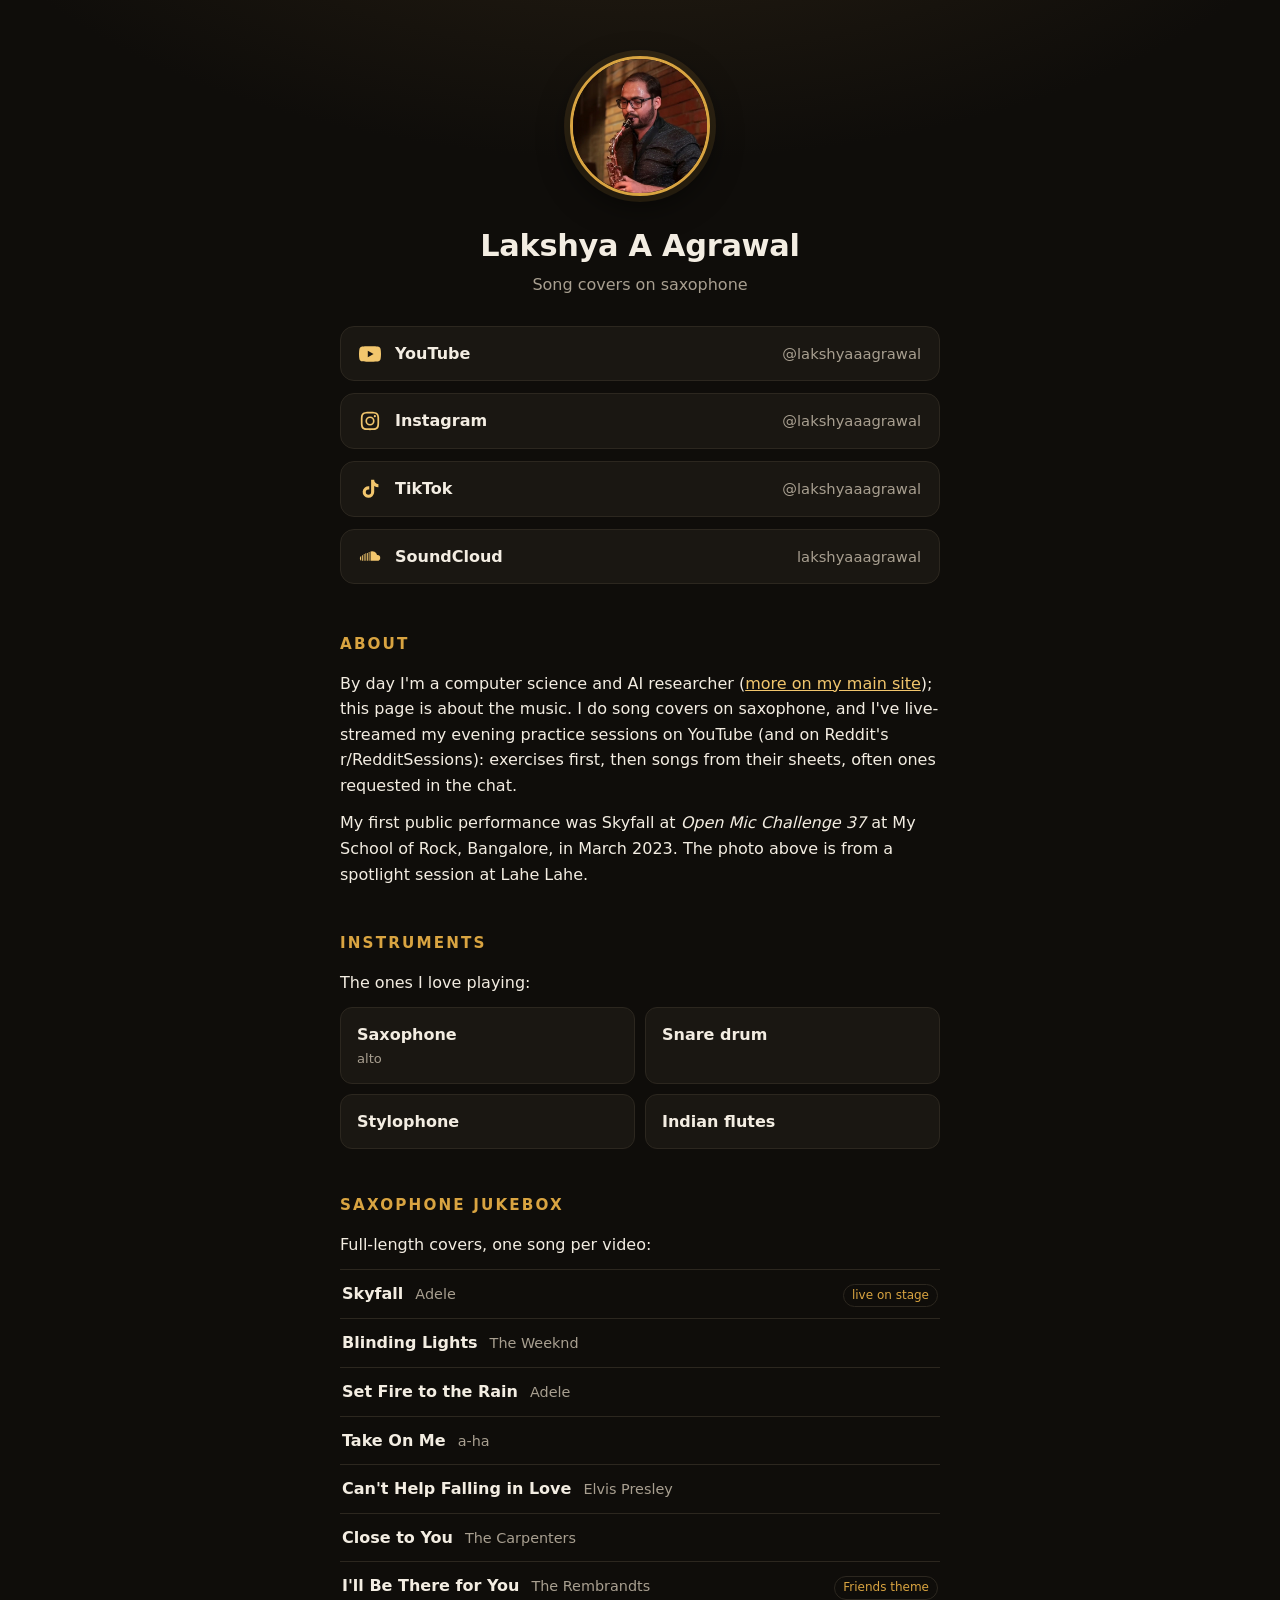
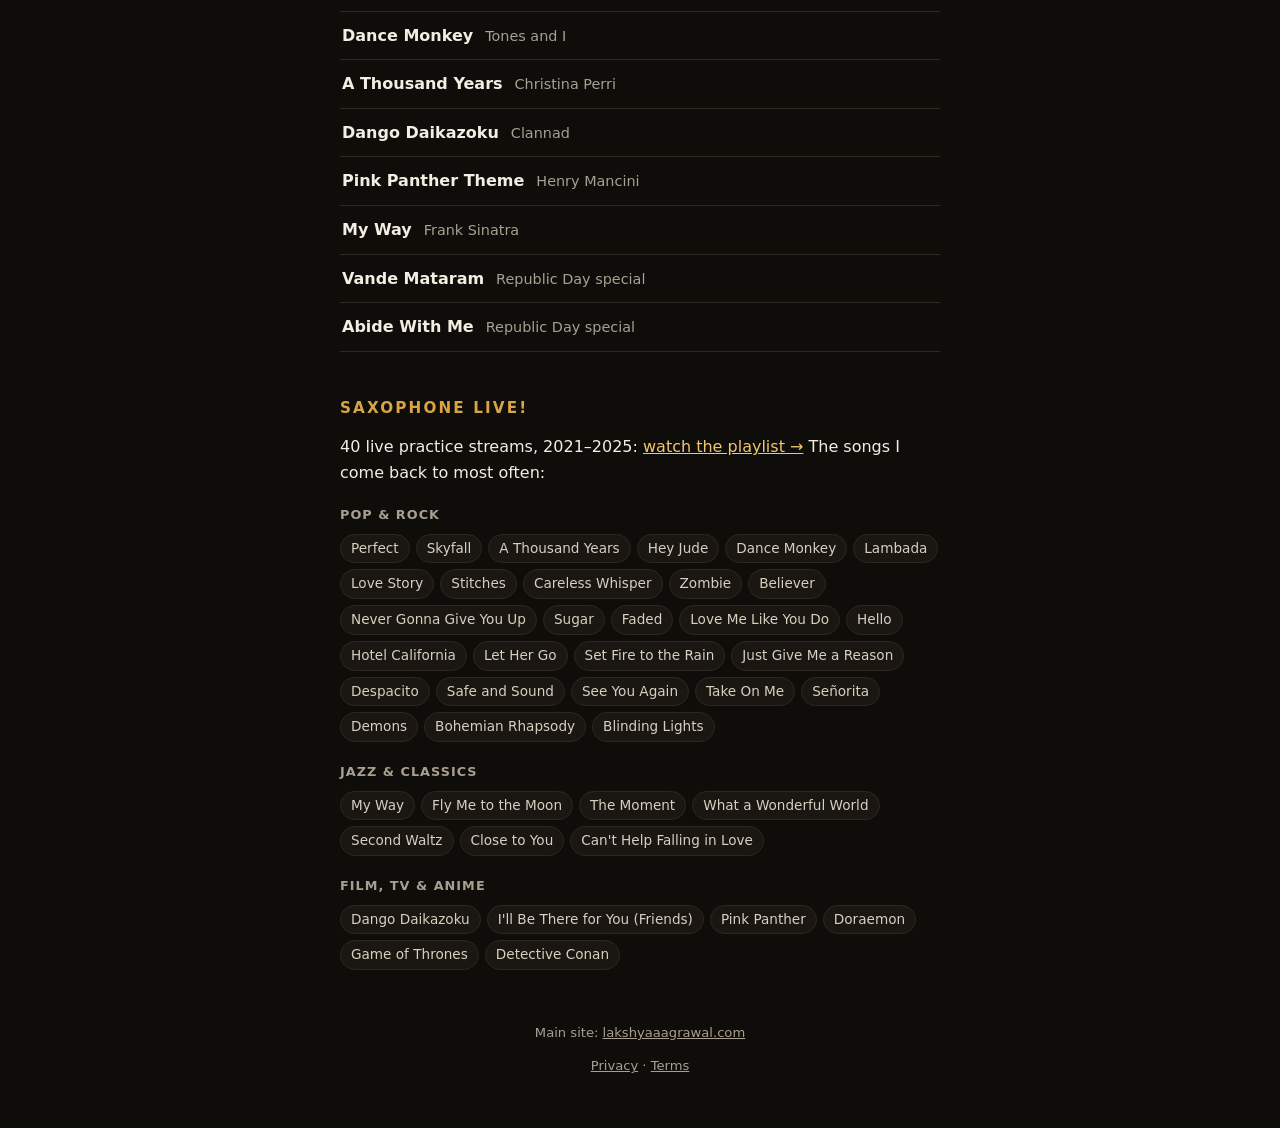
<file: music/index.html>
<!doctype html>
<html lang="en">
<head>
<meta charset="utf-8">
<meta name="viewport" content="width=device-width, initial-scale=1">
<title>Lakshya A Agrawal · Music</title>
<meta name="description" content="Song covers on saxophone by Lakshya A Agrawal: covers, live practice streams and open-mic performances.">
<meta property="og:title" content="Lakshya A Agrawal · Music">
<meta property="og:description" content="Song covers on saxophone: covers, live practice streams and open-mic performances.">
<meta property="og:image" content="https://lakshyaaagrawal.com/music/img/og.jpg">
<meta property="og:url" content="https://lakshyaaagrawal.com/music/">
<meta name="twitter:card" content="summary_large_image">
<link rel="icon" href="img/avatar.jpg">
<link rel="canonical" href="https://lakshyaaagrawal.com/music/">
<style>
  :root {
    --bg: #0f0d0a; --card: #1a1712; --line: #2c271f; --text: #f3ede2; --muted: #a89f90;
    --brass: #d9a441; --brass-2: #f2c66d;
  }
  * { box-sizing: border-box; }
  html { -webkit-text-size-adjust: 100%; }
  body {
    margin: 0; background: radial-gradient(1200px 600px at 50% -200px, #2a2114 0%, var(--bg) 60%);
    color: var(--text); font: 16px/1.6 system-ui, -apple-system, "Segoe UI", Roboto, sans-serif; min-height: 100vh;
  }
  main { max-width: 640px; margin: 0 auto; padding: 56px 20px 40px; }
  a { color: var(--brass-2); }
  header { text-align: center; }
  .avatar {
    width: 140px; height: 140px; border-radius: 50%; object-fit: cover; object-position: 50% 35%;
    border: 3px solid var(--brass); box-shadow: 0 0 0 6px rgba(217,164,65,.12), 0 10px 30px rgba(0,0,0,.5);
  }
  h1 { font-size: 1.9rem; margin: 18px 0 2px; letter-spacing: -.01em; }
  .tagline { color: var(--muted); margin: 0 0 28px; }

  .links { display: grid; gap: 12px; margin-bottom: 48px; }
  .links a {
    display: flex; align-items: center; gap: 14px; padding: 14px 18px; border-radius: 14px;
    background: var(--card); border: 1px solid var(--line); color: var(--text); text-decoration: none;
    font-weight: 600; transition: transform .12s ease, border-color .12s ease, background .12s ease;
  }
  .links a:hover, .links a:focus-visible { transform: translateY(-2px); border-color: var(--brass); background: #211c15; outline: none; }
  .links svg { width: 22px; height: 22px; flex: none; fill: var(--brass-2); }
  .links .handle { margin-left: auto; color: var(--muted); font-weight: 400; font-size: .92rem; }

  section { margin-bottom: 44px; }
  h2 { font-size: .95rem; text-transform: uppercase; letter-spacing: .14em; color: var(--brass); margin: 0 0 14px; }
  h3 { font-size: .8rem; color: var(--muted); font-weight: 600; margin: 20px 0 8px; text-transform: uppercase; letter-spacing: .08em; }
  p { margin: 0 0 12px; }

  .instruments { display: grid; grid-template-columns: repeat(2, 1fr); gap: 10px; }
  .instruments div { padding: 14px 16px; border-radius: 12px; background: var(--card); border: 1px solid var(--line); font-weight: 600; }
  .instruments small { display: block; color: var(--muted); font-weight: 400; font-size: .82rem; }

  .covers { list-style: none; padding: 0; margin: 0; border-top: 1px solid var(--line); }
  .covers li { border-bottom: 1px solid var(--line); }
  .covers a { display: flex; gap: 12px; align-items: baseline; padding: 11px 2px; color: var(--text); text-decoration: none; }
  .covers a:hover .song, .covers a:focus-visible .song { color: var(--brass-2); }
  .covers .song { font-weight: 600; }
  .covers .artist { color: var(--muted); font-size: .9rem; }
  .covers .tag { margin-left: auto; font-size: .75rem; color: var(--brass); border: 1px solid var(--line); border-radius: 999px; padding: 1px 8px; white-space: nowrap; }

  .chips { display: flex; flex-wrap: wrap; gap: 6px; }
  .chips span { font-size: .85rem; padding: 3px 10px; border-radius: 999px; background: var(--card); border: 1px solid var(--line); color: #d8cfc0; }

  footer { text-align: center; color: var(--muted); font-size: .82rem; margin-top: 52px; }
  footer a { color: var(--muted); }
  @media (max-width: 420px) { h1 { font-size: 1.6rem; } .covers .tag { display: none; } }
  @media (prefers-reduced-motion: reduce) { * { transition: none !important; } }
</style>
</head>
<body>
<main>
  <header>
    <img class="avatar" src="img/avatar.jpg" alt="Lakshya playing alto saxophone at a spotlight session" width="140" height="140">
    <h1>Lakshya A Agrawal</h1>
    <p class="tagline">Song covers on saxophone</p>
  </header>

  <nav class="links" aria-label="Music profiles">
    <a href="https://www.youtube.com/@lakshyaaagrawal" rel="me">
      <svg viewBox="0 0 24 24" aria-hidden="true"><path d="M23.5 6.2a3 3 0 0 0-2.1-2.1C19.5 3.6 12 3.6 12 3.6s-7.5 0-9.4.5A3 3 0 0 0 .5 6.2 31 31 0 0 0 0 12a31 31 0 0 0 .5 5.8 3 3 0 0 0 2.1 2.1c1.9.5 9.4.5 9.4.5s7.5 0 9.4-.5a3 3 0 0 0 2.1-2.1A31 31 0 0 0 24 12a31 31 0 0 0-.5-5.8zM9.6 15.6V8.4l6.3 3.6-6.3 3.6z"/></svg>
      YouTube <span class="handle">@lakshyaaagrawal</span>
    </a>
    <a href="https://www.instagram.com/lakshyaaagrawal/" rel="me">
      <svg viewBox="0 0 24 24" aria-hidden="true"><path d="M12 7a5 5 0 1 0 0 10 5 5 0 0 0 0-10zm0 8.2a3.2 3.2 0 1 1 0-6.4 3.2 3.2 0 0 1 0 6.4zM17.3 5.5a1.2 1.2 0 1 0 0 2.4 1.2 1.2 0 0 0 0-2.4zM12 2c-2.7 0-3.1 0-4.1.1-4.4.2-5.6 2.6-5.8 5.8C2 8.9 2 9.3 2 12s0 3.1.1 4.1c.2 3.2 1.4 5.6 5.8 5.8 1 .1 1.4.1 4.1.1s3.1 0 4.1-.1c3.2-.2 5.6-1.4 5.8-5.8.1-1 .1-1.4.1-4.1s0-3.1-.1-4.1c-.2-3.2-1.4-5.6-5.8-5.8C15.1 2 14.7 2 12 2zm0 1.8c2.7 0 3 0 4 .1 2.6.1 3.9 1.4 4 4 .1 1 .1 1.3.1 4s0 3-.1 4c-.1 2.6-1.4 3.9-4 4-1 .1-1.3.1-4 .1s-3 0-4-.1c-2.6-.1-3.9-1.4-4-4-.1-1-.1-1.3-.1-4s0-3 .1-4c.1-2.6 1.4-3.9 4-4 1-.1 1.3-.1 4-.1z"/></svg>
      Instagram <span class="handle">@lakshyaaagrawal</span>
    </a>
    <a href="https://www.tiktok.com/@lakshyaaagrawal" rel="me">
      <svg viewBox="0 0 24 24" aria-hidden="true"><path d="M16.6 2h-3.4v13.4a2.9 2.9 0 1 1-2.9-2.9c.3 0 .6 0 .9.1V9.1a6.3 6.3 0 1 0 5.4 6.3V8.6a7.9 7.9 0 0 0 4.6 1.5V6.7a4.6 4.6 0 0 1-4.6-4.7z"/></svg>
      TikTok <span class="handle">@lakshyaaagrawal</span>
    </a>
    <a href="https://soundcloud.com/lakshyaaagrawal" rel="me">
      <svg viewBox="0 0 24 24" aria-hidden="true"><path d="M1 14.6c0 1.2.6 2.2 1.4 2.5V12c-.8.4-1.4 1.4-1.4 2.6zm2.4 2.6h.9v-6.1h-.9zm1.8 0h.9V9.8h-.9zm1.8 0h.9V9.1H7zm1.8 0h.9V8.6h-.9zm1.8 0h.9V7.7h-.9zm2-10v10h7.2a3.2 3.2 0 0 0 .3-6.4h-.4a5.5 5.5 0 0 0-7.1-3.6z"/></svg>
      SoundCloud <span class="handle">lakshyaaagrawal</span>
    </a>
  </nav>

  <section aria-labelledby="about">
    <h2 id="about">About</h2>
    <p>By day I'm a computer science and AI researcher (<a href="https://lakshyaaagrawal.com">more on my main site</a>); this page is about the music. I do song covers on saxophone, and I've live-streamed my evening practice sessions on YouTube
      (and on Reddit's <span style="white-space:nowrap">r/RedditSessions</span>): exercises first, then songs from their sheets, often ones requested in the chat.</p>
    <p>My first public performance was Skyfall at <em>Open Mic Challenge 37</em> at My School of Rock, Bangalore, in March 2023.
      The photo above is from a spotlight session at Lahe Lahe.</p>
  </section>

  <section aria-labelledby="instruments">
    <h2 id="instruments">Instruments</h2>
    <p>The ones I love playing:</p>
    <div class="instruments">
      <div>Saxophone<small>alto</small></div>
      <div>Snare drum</div>
      <div>Stylophone</div>
      <div>Indian flutes</div>
    </div>
  </section>

  <section aria-labelledby="covers">
    <h2 id="covers">Saxophone Jukebox</h2>
    <p>Full-length covers, one song per video:</p>
    <ul class="covers">
      <li><a href="https://www.youtube.com/watch?v=YmnHRD1Kayg"><span class="song">Skyfall</span><span class="artist">Adele</span><span class="tag">live on stage</span></a></li>
      <li><a href="https://www.youtube.com/watch?v=Ckxmdte680w"><span class="song">Blinding Lights</span><span class="artist">The Weeknd</span></a></li>
      <li><a href="https://www.youtube.com/watch?v=EAq1ZbV6jik"><span class="song">Set Fire to the Rain</span><span class="artist">Adele</span></a></li>
      <li><a href="https://www.youtube.com/watch?v=nclHrurHCj0"><span class="song">Take On Me</span><span class="artist">a-ha</span></a></li>
      <li><a href="https://www.youtube.com/watch?v=eq87riScwJE"><span class="song">Can't Help Falling in Love</span><span class="artist">Elvis Presley</span></a></li>
      <li><a href="https://www.youtube.com/watch?v=AH0g97KI_uo"><span class="song">Close to You</span><span class="artist">The Carpenters</span></a></li>
      <li><a href="https://www.youtube.com/watch?v=jVgvx9pT_xw"><span class="song">I'll Be There for You</span><span class="artist">The Rembrandts</span><span class="tag">Friends theme</span></a></li>
      <li><a href="https://www.youtube.com/watch?v=yroMDyQ842o"><span class="song">Dance Monkey</span><span class="artist">Tones and I</span></a></li>
      <li><a href="https://www.youtube.com/watch?v=PY7RjNSI6aw"><span class="song">A Thousand Years</span><span class="artist">Christina Perri</span></a></li>
      <li><a href="https://www.youtube.com/watch?v=TaOaZKXQ8j0"><span class="song">Dango Daikazoku</span><span class="artist">Clannad</span></a></li>
      <li><a href="https://www.youtube.com/watch?v=KtSSX1ixFOE"><span class="song">Pink Panther Theme</span><span class="artist">Henry Mancini</span></a></li>
      <li><a href="https://www.youtube.com/watch?v=-q4VBYYxrUk"><span class="song">My Way</span><span class="artist">Frank Sinatra</span></a></li>
      <li><a href="https://www.youtube.com/watch?v=LnkDmKnwwnc"><span class="song">Vande Mataram</span><span class="artist">Republic Day special</span></a></li>
      <li><a href="https://www.youtube.com/watch?v=7T2jRrOmxso"><span class="song">Abide With Me</span><span class="artist">Republic Day special</span></a></li>
    </ul>
  </section>

  <section aria-labelledby="live">
    <h2 id="live">Saxophone Live!</h2>
    <p>40 live practice streams, 2021–2025: <a href="https://www.youtube.com/playlist?list=PLGcCcSq0LCj1m7Xv04C9pyRccMTgAsVU1">watch the playlist →</a>
      The songs I come back to most often:</p>
    <h3>Pop &amp; rock</h3>
    <div class="chips">
      <span>Perfect</span><span>Skyfall</span><span>A Thousand Years</span><span>Hey Jude</span><span>Dance Monkey</span><span>Lambada</span><span>Love Story</span><span>Stitches</span><span>Careless Whisper</span><span>Zombie</span><span>Believer</span><span>Never Gonna Give You Up</span><span>Sugar</span><span>Faded</span><span>Love Me Like You Do</span><span>Hello</span><span>Hotel California</span><span>Let Her Go</span><span>Set Fire to the Rain</span><span>Just Give Me a Reason</span><span>Despacito</span><span>Safe and Sound</span><span>See You Again</span><span>Take On Me</span><span>Señorita</span><span>Demons</span><span>Bohemian Rhapsody</span><span>Blinding Lights</span>
    </div>
    <h3>Jazz &amp; classics</h3>
    <div class="chips">
      <span>My Way</span><span>Fly Me to the Moon</span><span>The Moment</span><span>What a Wonderful World</span><span>Second Waltz</span><span>Close to You</span><span>Can't Help Falling in Love</span>
    </div>
    <h3>Film, TV &amp; anime</h3>
    <div class="chips">
      <span>Dango Daikazoku</span><span>I'll Be There for You (Friends)</span><span>Pink Panther</span><span>Doraemon</span><span>Game of Thrones</span><span>Detective Conan</span>
    </div>
  </section>

  <footer>
    <p>Main site: <a href="https://lakshyaaagrawal.com">lakshyaaagrawal.com</a></p>
    <p><a href="privacy.html">Privacy</a> · <a href="terms.html">Terms</a></p>
  </footer>
</main>
</body>
</html>
</file>
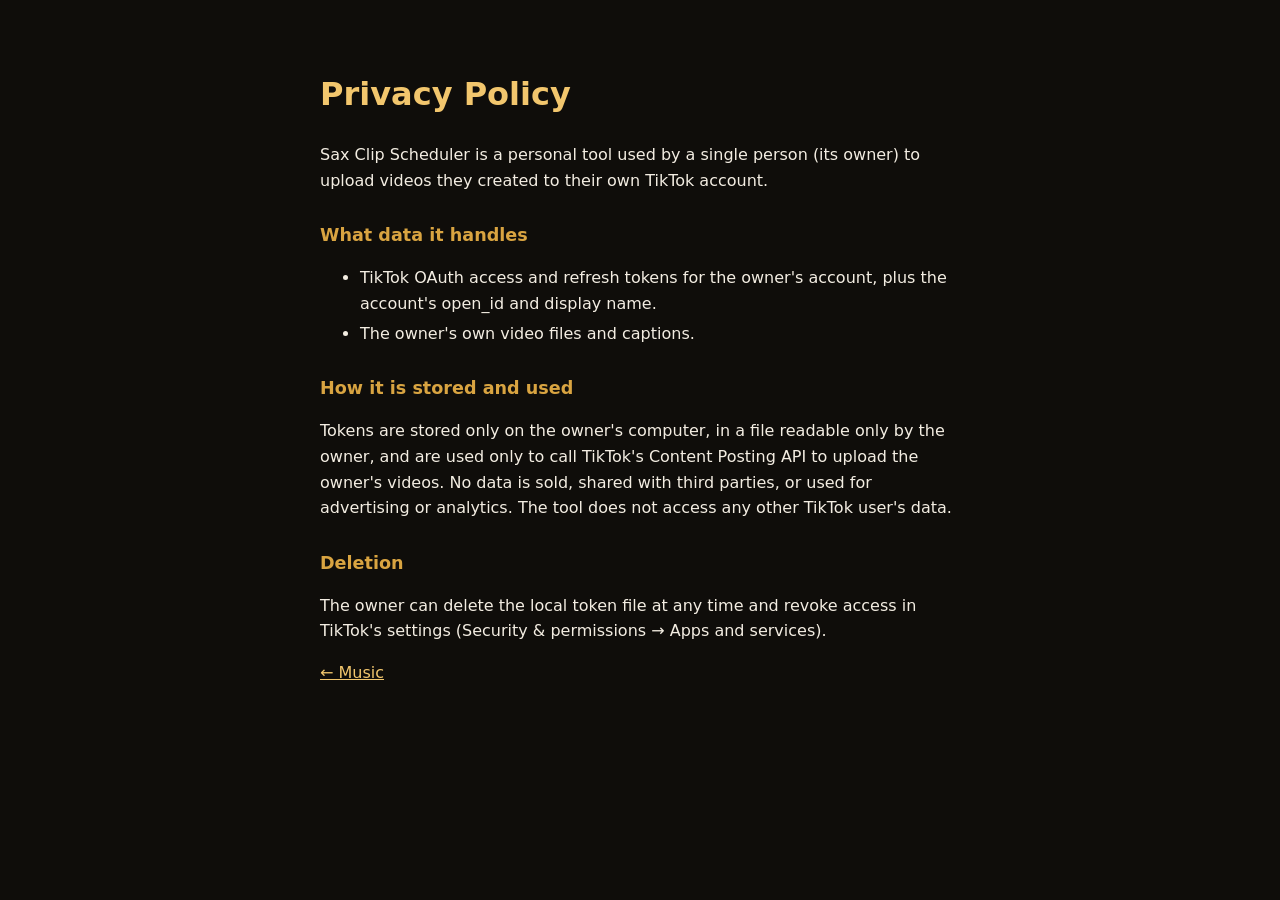
<file: music/privacy.html>
<!doctype html><html lang="en"><head><meta charset="utf-8"><meta name="viewport" content="width=device-width, initial-scale=1">
<title>Privacy Policy – Sax Clip Scheduler</title><style>body{margin:0;background:#0f0d0a;color:#f3ede2;font:16px/1.6 system-ui,-apple-system,"Segoe UI",Roboto,sans-serif}
main{max-width:640px;margin:0 auto;padding:48px 20px}h1{color:#f2c66d}h2{color:#d9a441;font-size:1.1rem;margin-top:28px}a{color:#f2c66d}li{margin:4px 0}</style></head><body><main><h1>Privacy Policy</h1>
<p>Sax Clip Scheduler is a personal tool used by a single person (its owner) to upload videos they created to their own TikTok account.</p>
<h2>What data it handles</h2>
<ul>
<li>TikTok OAuth access and refresh tokens for the owner's account, plus the account's open_id and display name.</li>
<li>The owner's own video files and captions.</li>
</ul>
<h2>How it is stored and used</h2>
<p>Tokens are stored only on the owner's computer, in a file readable only by the owner, and are used only to call TikTok's
Content Posting API to upload the owner's videos. No data is sold, shared with third parties, or used for advertising or analytics.
The tool does not access any other TikTok user's data.</p>
<h2>Deletion</h2>
<p>The owner can delete the local token file at any time and revoke access in TikTok's settings (Security &amp; permissions → Apps and services).</p>
<p><a href="./">← Music</a></p></main></body></html>
</file>
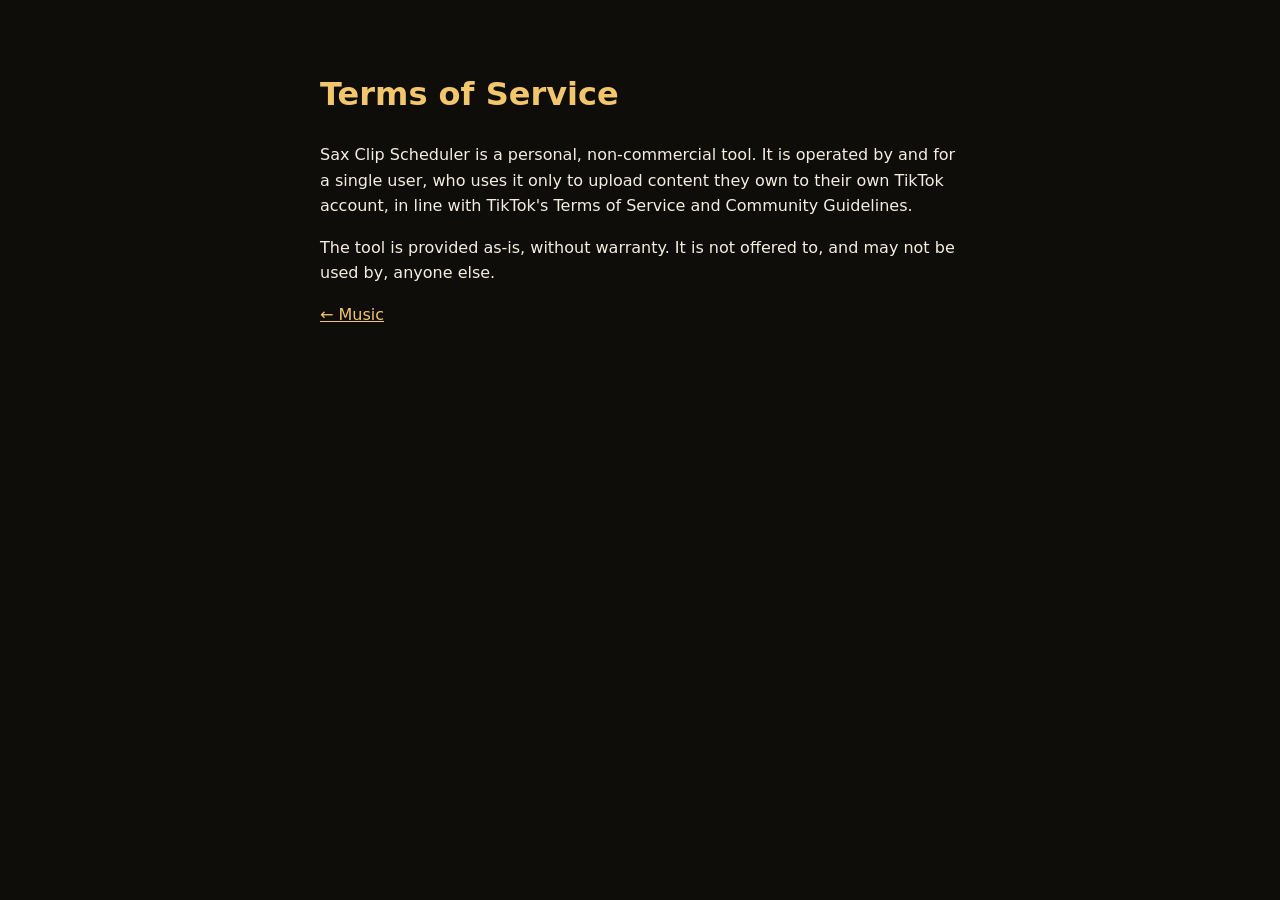
<file: music/terms.html>
<!doctype html><html lang="en"><head><meta charset="utf-8"><meta name="viewport" content="width=device-width, initial-scale=1">
<title>Terms of Service – Sax Clip Scheduler</title><style>body{margin:0;background:#0f0d0a;color:#f3ede2;font:16px/1.6 system-ui,-apple-system,"Segoe UI",Roboto,sans-serif}
main{max-width:640px;margin:0 auto;padding:48px 20px}h1{color:#f2c66d}h2{color:#d9a441;font-size:1.1rem;margin-top:28px}a{color:#f2c66d}li{margin:4px 0}</style></head><body><main><h1>Terms of Service</h1>
<p>Sax Clip Scheduler is a personal, non-commercial tool. It is operated by and for a single user, who uses it only to upload
content they own to their own TikTok account, in line with TikTok's Terms of Service and Community Guidelines.</p>
<p>The tool is provided as-is, without warranty. It is not offered to, and may not be used by, anyone else.</p>
<p><a href="./">← Music</a></p></main></body></html>
</file>
